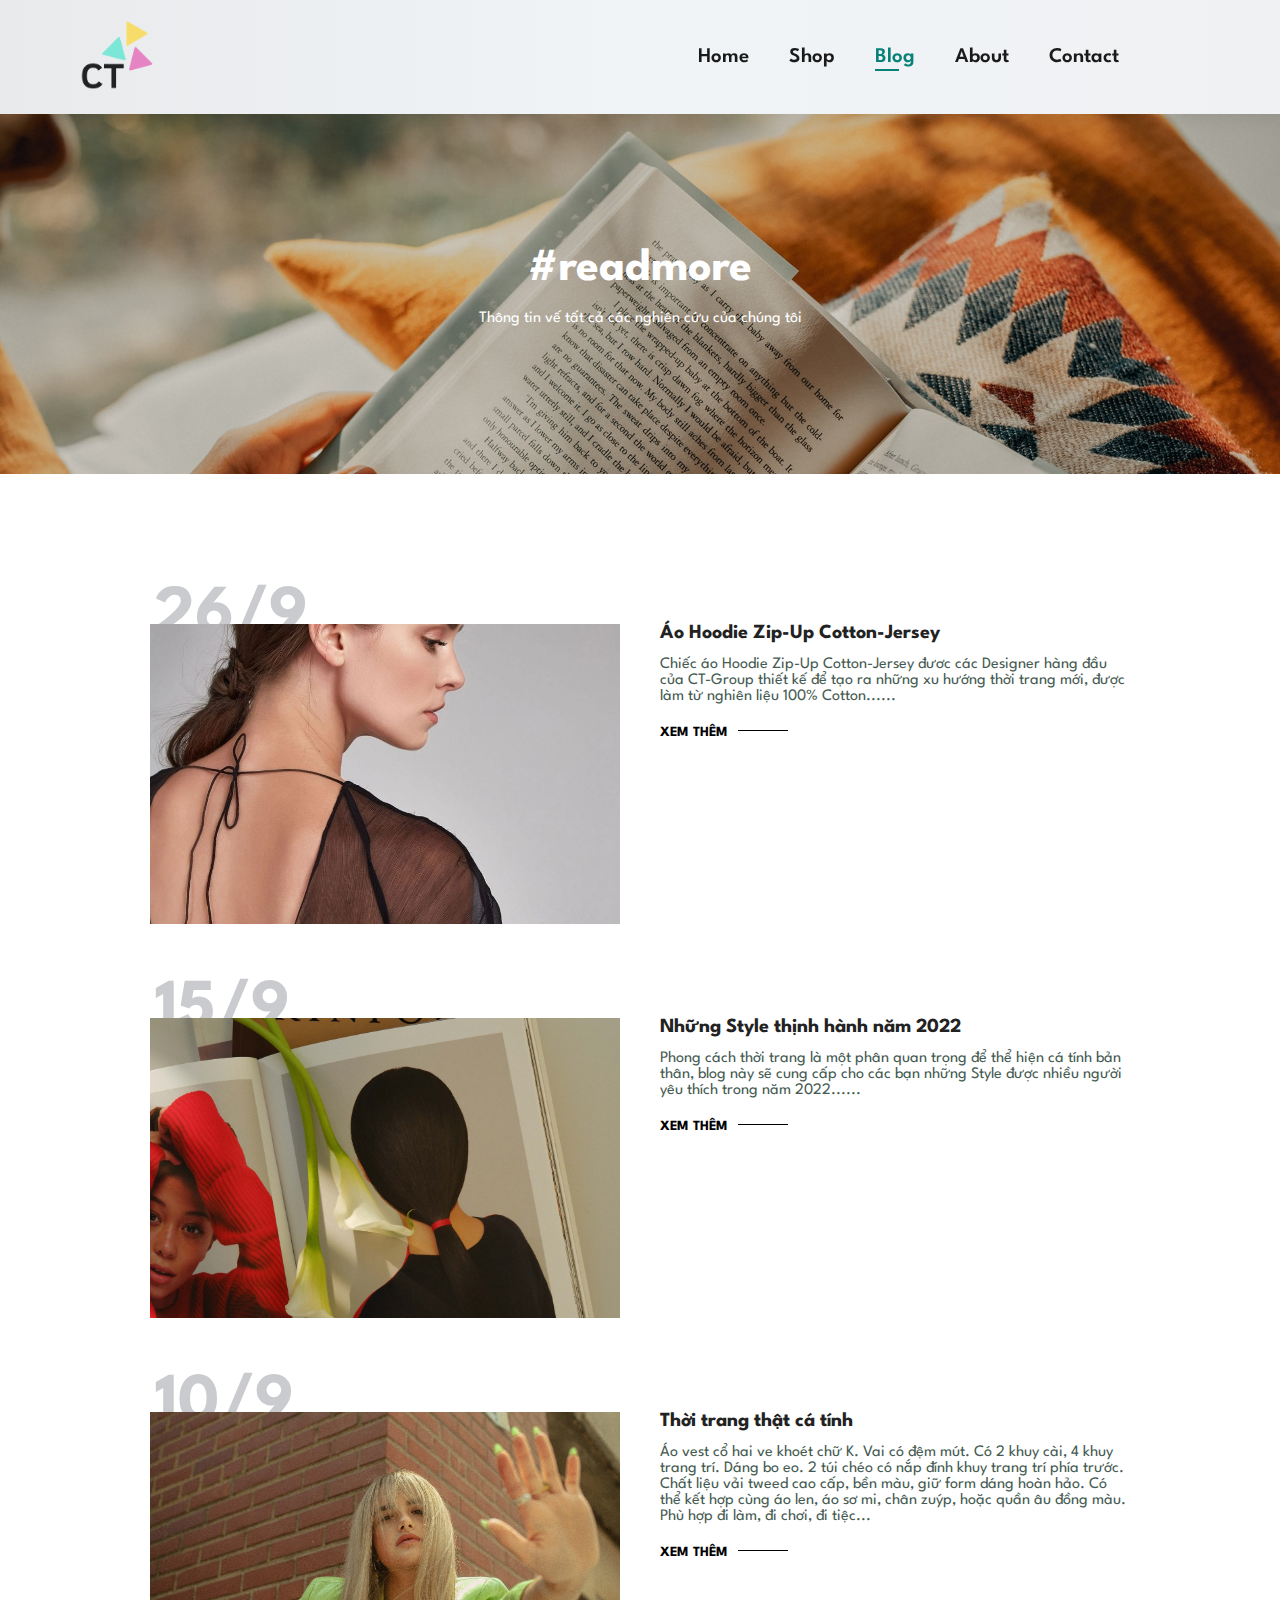
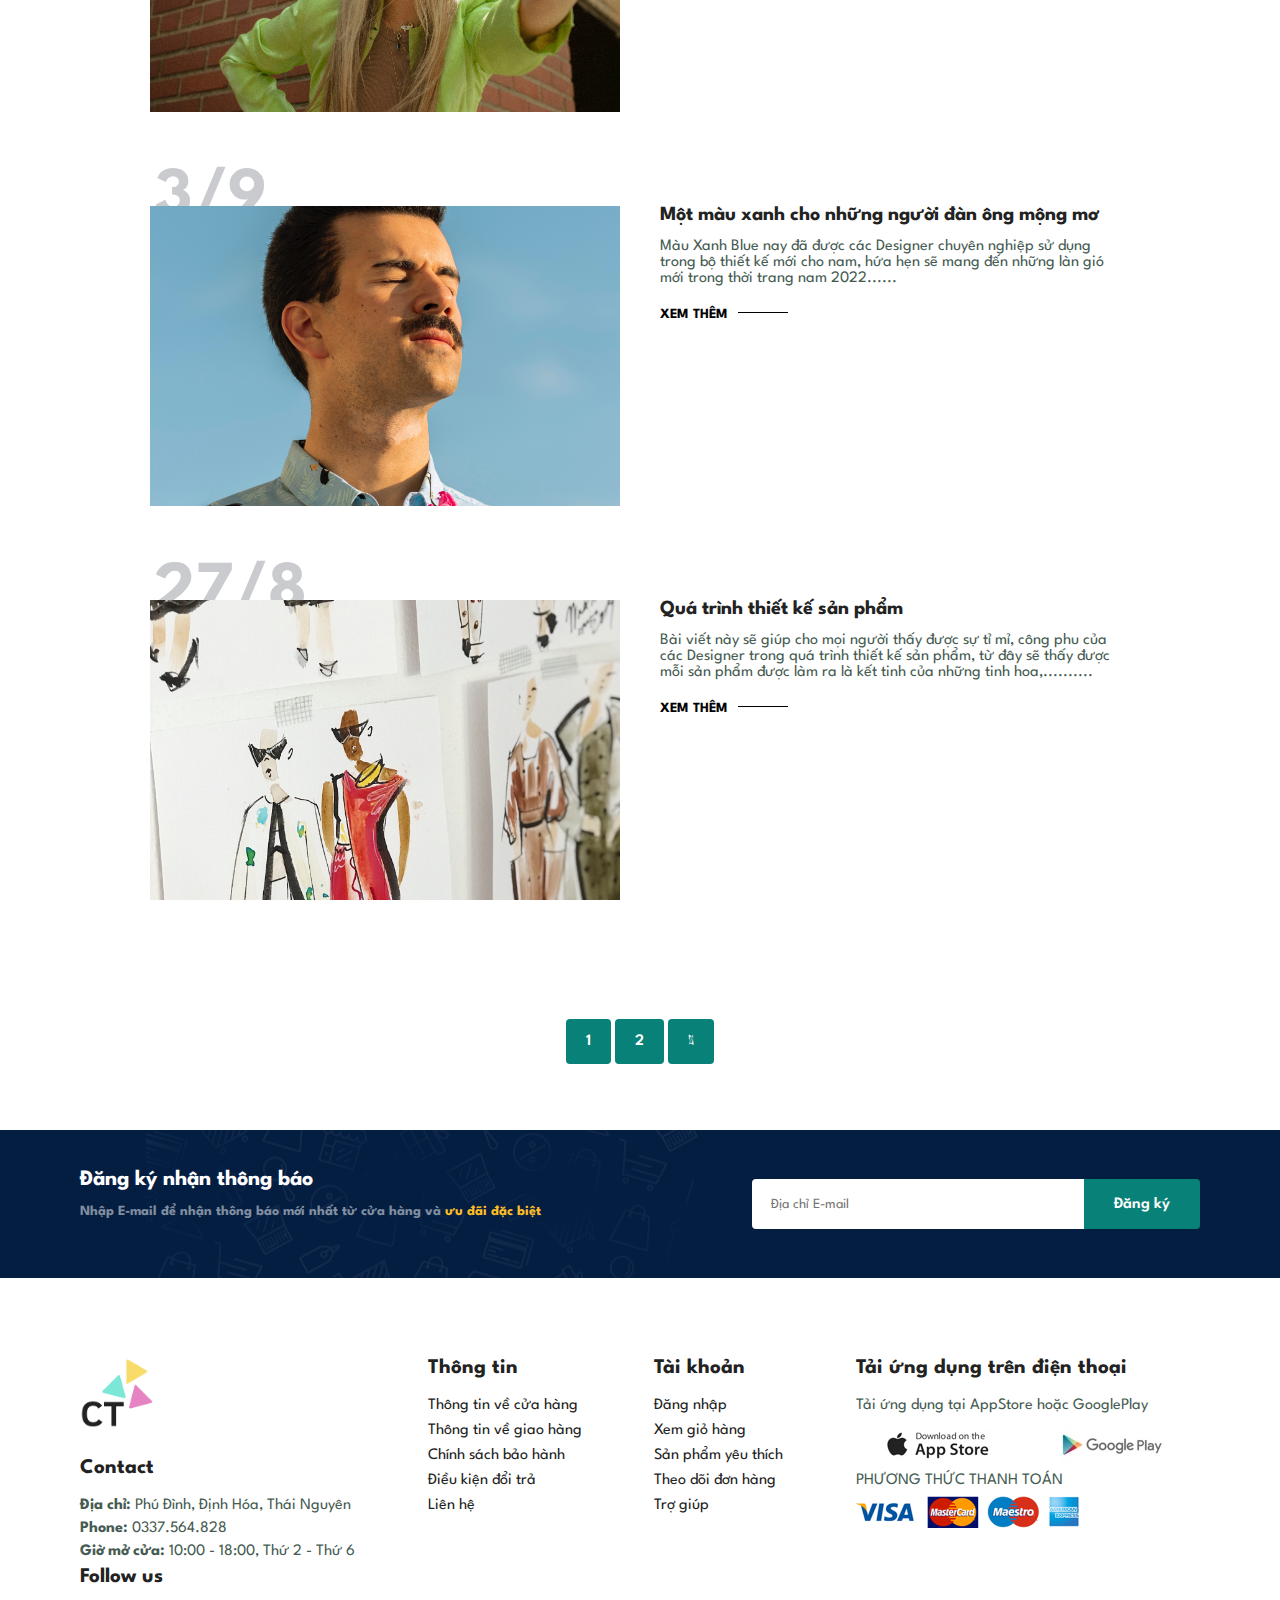
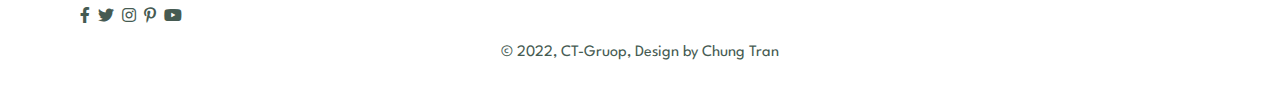
<file: blog.html>
<!DOCTYPE html>
<html lang="en">
<head>
    <meta charset="UTF-8">
    <meta http-equiv="X-UA-Compatible" content="IE=edge">
    <meta name="viewport" content="width=device-width, initial-scale=1.0">
    <title>ChungTran</title>
    <link type="image/png" sizes="120x120" rel="icon" href="./asset/img/Favicon/favicon-32x32.png">
    <link rel="stylesheet" href="https://pro.fontawesome.com/releases/v5.10.0/css/all.css"/>
    <link rel="stylesheet" href="./style.css">
</head>
<body>
    <section id="header">
        <a href="#"><img src="./asset/img/CT.png" class="logo" style="height: 70px;" alt=""></a>
        <div>
            <ul id="navbar">
                <li><a href="index.html">Home</a></li>
                <li><a href="shop.html">Shop</a></li>
                <li><a class="active" href="blog.html">Blog</a></li>
                <li><a href="about.html">About</a></li>
                <li><a href="contact.html">Contact</a></li>
                <li id="lg-bag"><a href="cart.html"><i class="far fa-shopping-bag"></i></a></li> 
                <a href="#" id="close"><i class="far fa-times"></i></a>
            </ul>
        </div>
        <div id="mobile">
            <a href="cart.html"><i class="far fa-shopping-bag"></i></a> 
            <i id="bar" class="fas fa-outdent"></i>
        </div>
    </section>

    <section id="page-header-blog">
        
        <h2>#readmore</h2>
        
        <p>Thông tin vế tất cả các nghiên cứu của chúng tôi</p>
        
    </section>

    <section id="blog">
        <div class="blog-box">
            <div class="blog-img">
                <img src="./asset/img/blog/b1.jpg" alt="">
            </div>
            <div class="blog-details">
                <h4>Áo Hoodie Zip-Up Cotton-Jersey </h4>
                <p>Chiếc áo Hoodie Zip-Up Cotton-Jersey đươc các Designer hàng đầu của CT-Group thiết kế để tạo ra những xu hướng thời trang mới, được làm từ nghiên liệu 100% Cotton......</p>
                <a href="#">XEM THÊM</a>
            </div>
            <h1>26/9</h1>
        </div>
        <div class="blog-box">
            <div class="blog-img">
                <img src="./asset/img/blog/b2.jpg" alt="">
            </div>
            <div class="blog-details">
                <h4>Những Style thịnh hành năm 2022 </h4>
                <p>Phong cách thời trang là một phân quan trọng để thể hiện cá tính bản thân, blog này sẽ cung cấp cho các bạn những Style được nhiều người yêu thích trong năm 2022......</p>
                <a href="#">XEM THÊM</a>
            </div>
            <h1>15/9</h1>
        </div>
        <div class="blog-box">
            <div class="blog-img">
                <img src="./asset/img/blog/b3.jpg" alt="">
            </div>
            <div class="blog-details">
                <h4>Thời trang thật cá tính</h4>
                <p>Áo vest cổ hai ve khoét chữ K. Vai có đệm mút. Có 2 khuy cài, 4 khuy trang trí. Dáng bo eo. 2 túi chéo có nắp đính khuy trang trí phía trước.

                    Chất liệu vải tweed cao cấp, bền màu, giữ form dáng hoàn hảo. Có thể kết hợp cùng áo len, áo sơ mi, chân zuýp, hoặc quần âu đồng màu. Phù hợp đi làm, đi chơi, đi tiệc...</p>
                <a href="#">XEM THÊM</a>
            </div>
            <h1>10/9</h1>
        </div>
        <div class="blog-box">
            <div class="blog-img">
                <img src="./asset/img/blog/b4.jpg" alt="">
            </div>
            <div class="blog-details">
                <h4>Một màu xanh cho những người đàn ông mộng mơ</h4>
                <p>Màu Xanh Blue nay đã được các Designer chuyên nghiệp sử dụng trong bộ thiết kế mới cho nam, hứa hẹn sẽ mang đến những làn gió mới trong thời trang nam 2022......</p>
                <a href="#">XEM THÊM</a>
            </div>
            <h1>3/9</h1>
        </div>
        <div class="blog-box">
            <div class="blog-img">
                <img src="./asset/img/blog/b5.jpg" alt="">
            </div>
            <div class="blog-details">
                <h4>Quá trình thiết kế sản phẩm</h4>
                <p>Bài viết này sẽ giúp cho mọi người thấy được sự tỉ mỉ, công phu của các Designer trong quá trình thiết kế sản phẩm, từ đây sẽ thấy được mỗi sản phẩm được làm ra là kết tinh của những tinh hoa,..........</p>
                <a href="#">XEM THÊM</a>
            </div>
            <h1>27/8</h1>
        </div>
    </section>
  
    <section id="pagination" class="section-p1">
        <a href="#">1</a>
        <a href="#">2</a>
        <a href="#"><i class="fal fa-long-arrow-alt-right"></i></a>
    </section>

    <section id="newsletter" class="section-p1 section-m1">
        <div class="newtext">
            <h4>Đăng ký nhận thông báo</h4>
            <p>Nhập E-mail để nhận thông báo mới nhất từ cửa hàng và<span> ưu đãi đặc biệt</span></p>
        </div>   
        <div class=form>
            <input type="text" placeholder="Địa chỉ E-mail">
            <button class="normal">Đăng ký</button>
        </div>
    </section>

    <footer class="section-p1">
        <div class="col">
            <img class="logo" src="./asset/img/CT.png" style="height: 70px;"  alt="">
            <h4>Contact</h4>
            <p><strong>Địa chỉ:</strong> Phú Đình, Định Hóa, Thái Nguyên</p>
            <p><strong>Phone:</strong> 0337.564.828</p>
            <p><strong>Giờ mở cửa:</strong> 10:00 - 18:00, Thứ 2 - Thứ 6</p>
            <div class="follow">
                <h4>Follow us</h4>
                <div class="icon">
                    <a href="https://www.facebook.com/chungtran.831"><i class="fab fa-facebook-f"></i></a>
                    <a href="https://twitter.com/chungtran831"><i class="fab fa-twitter"></i></a>
                    <a href="https://www.instagram.com/chungtran.831/"><i class="fab fa-instagram"></i></a>
                    <a href=""><i class="fab fa-pinterest-p"></i></a>
                    <a href=""><i class="fab fa-youtube"></i></a>
                </div>
            </div>
        </div>
        <div class="col">
            <h4>Thông tin</h4>
            <a href="#">Thông tin về cửa hàng</a>
            <a href="#">Thông tin về giao hàng</a>
            <a href="#">Chính sách bảo hành</a>
            <a href="#">Điều kiện đổi trả</a>
            <a href="#">Liên hệ</a>
        </div>
        <div class="col">
            <h4>Tài khoản</h4>
            <a href="#">Đăng nhập</a>
            <a href="#">Xem giỏ hàng</a>
            <a href="#">Sản phẩm yêu thích</a>
            <a href="#">Theo dõi đơn hàng</a>
            <a href="#">Trợ giúp</a>
        </div>
        <div class="col install">
            <h4>Tải ứng dụng trên điện thoại</h4>
            <p>Tải ứng dụng tại AppStore hoặc GooglePlay</p>
            <div class="row">
                <img src="./asset/img/pay/app.jpg" alt="">
                <img src="./asset/img/pay/play.jpg" alt="">
            </div>
            <p>PHƯƠNG THỨC THANH TOÁN</p>
            <img src="./asset/img/pay/pay.png" alt="">
        </div>
        <div class="copyright">
            <p>© 2022, CT-Gruop, Design by Chung Tran</p>
        </div>
    </footer>

    <script src="./main.js"></script>
</body>
</html>
</file>
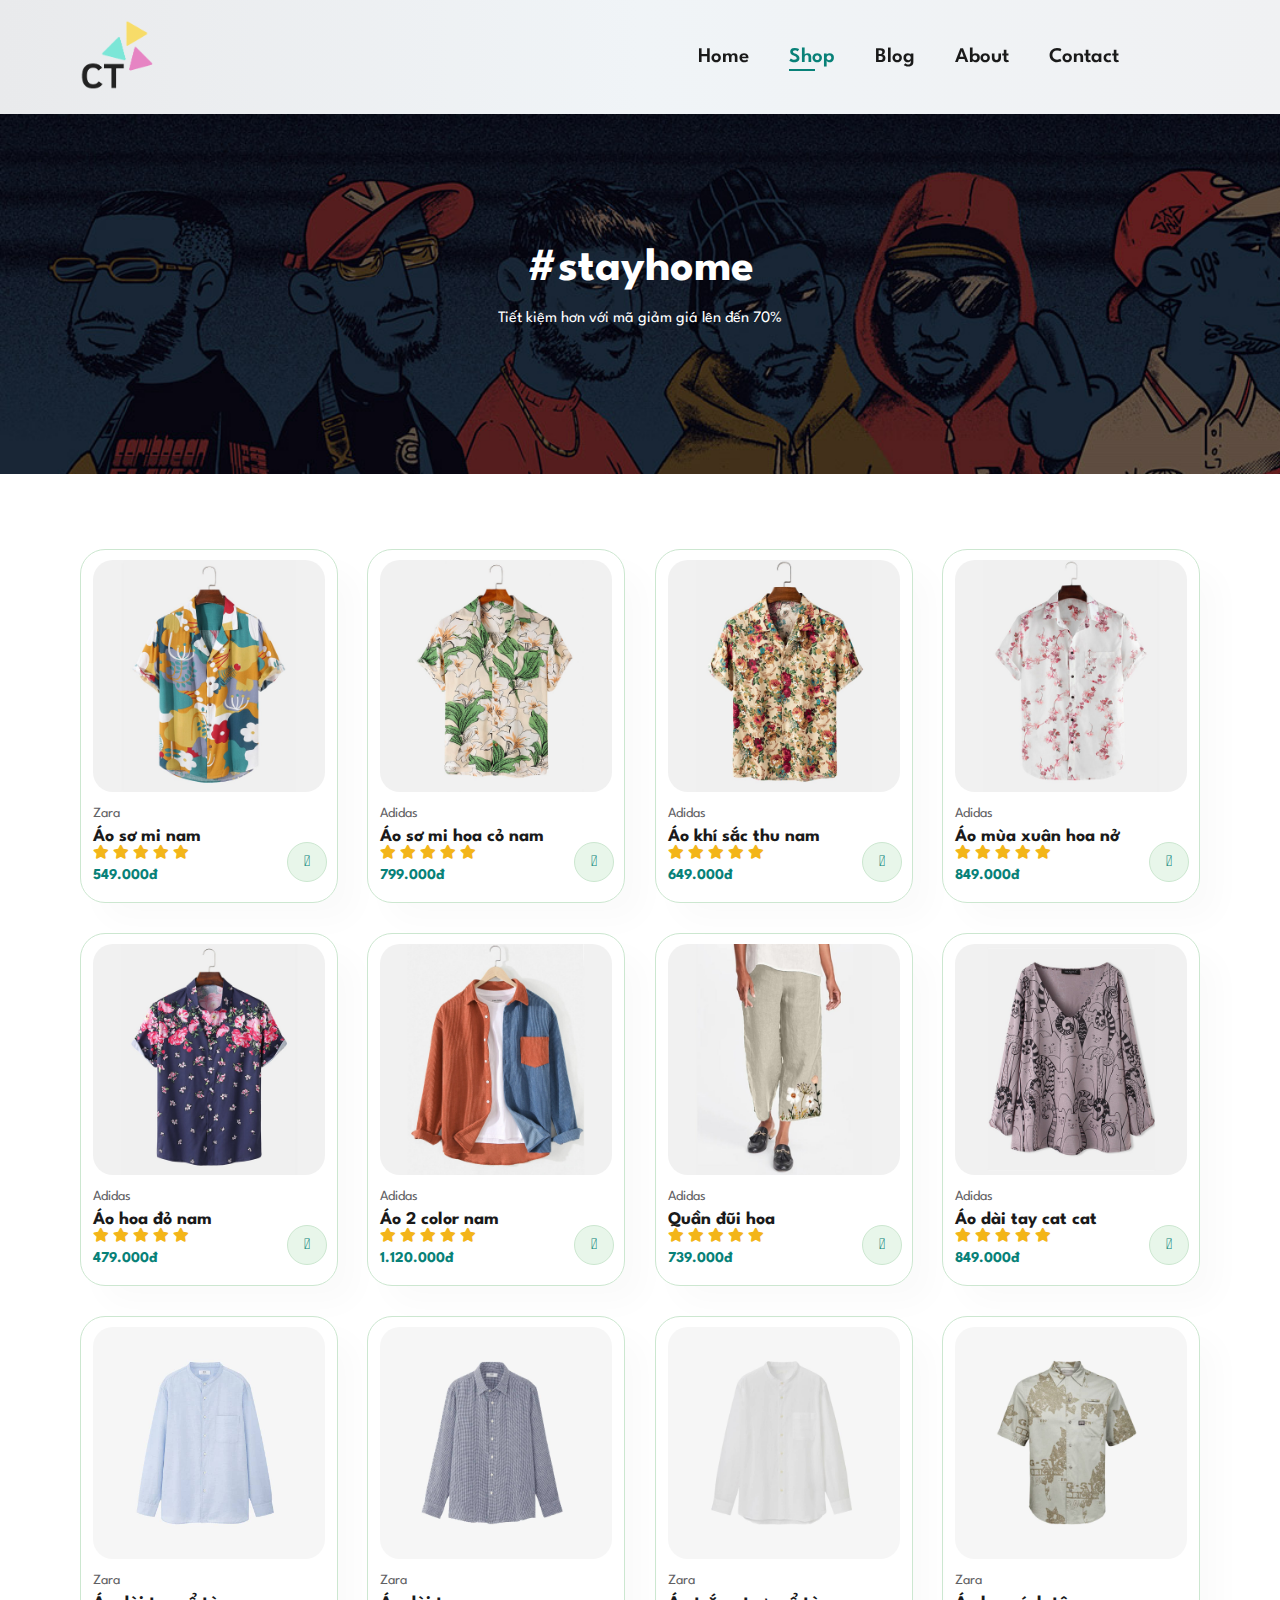
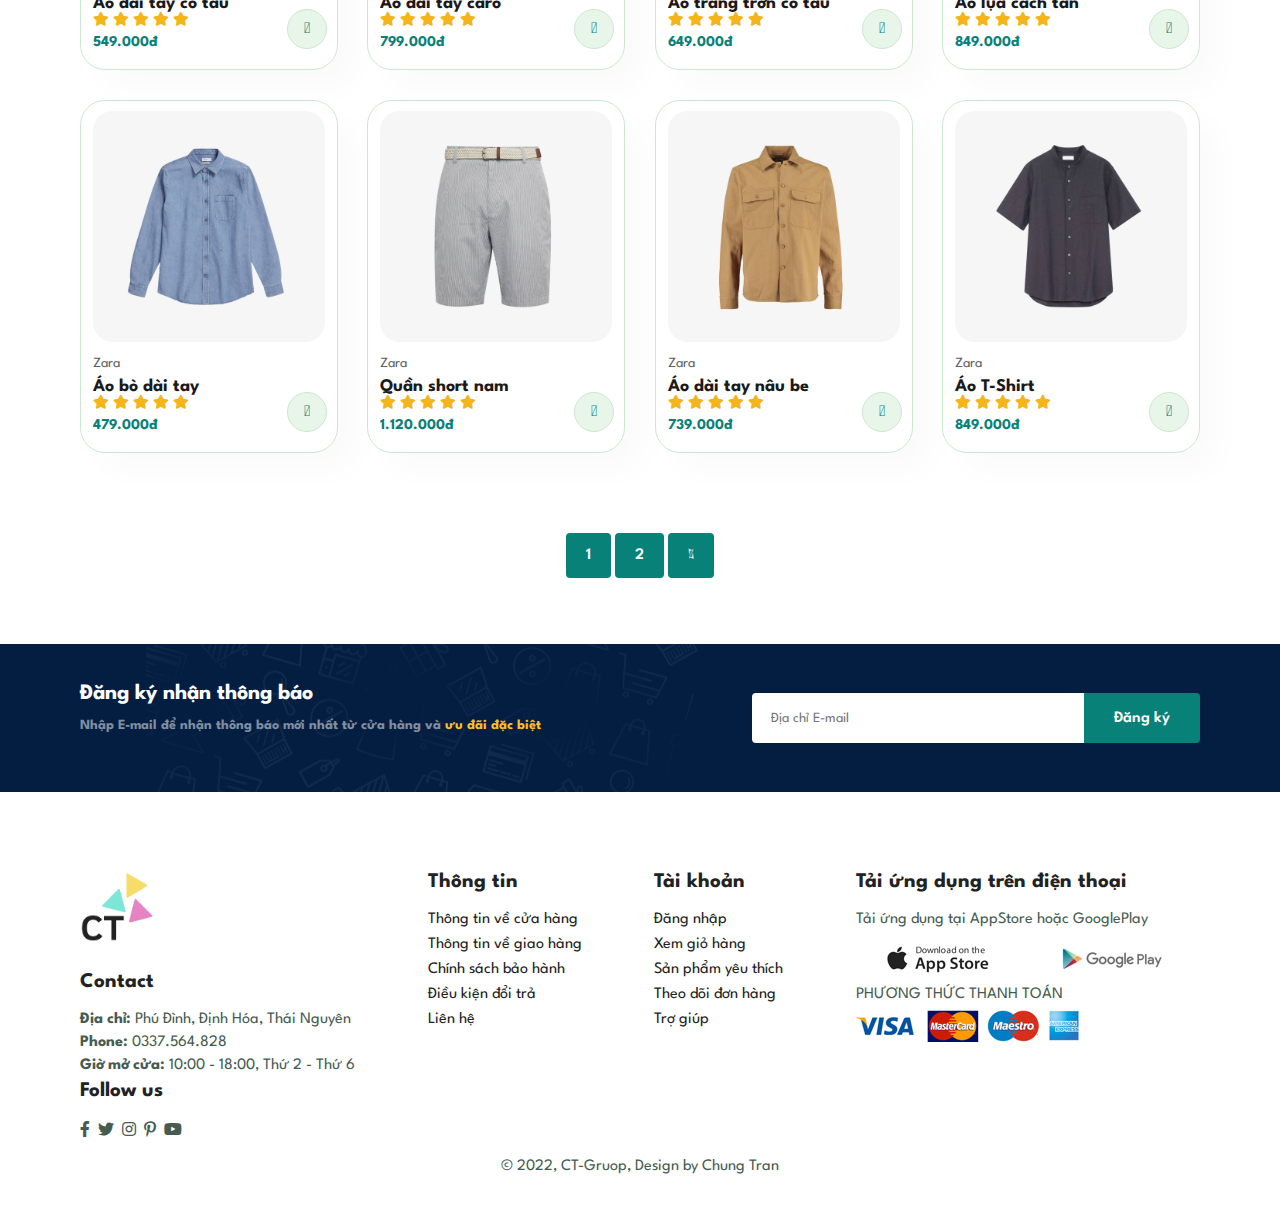
<file: shop.html>
<!DOCTYPE html>
<html lang="en">
<head>
    <meta charset="UTF-8">
    <meta http-equiv="X-UA-Compatible" content="IE=edge">
    <meta name="viewport" content="width=device-width, initial-scale=1.0">
    <title>ChungTran</title>
    <link type="image/png" sizes="120x120" rel="icon" href="./asset/img/Favicon/favicon-32x32.png">
    <link rel="stylesheet" href="https://pro.fontawesome.com/releases/v5.10.0/css/all.css"/>
    <link rel="stylesheet" href="./style.css">
</head>
<body>
    <section id="header">
        <a href="#"><img src="./asset/img/CT.png" class="logo" style="height: 70px;" alt=""></a>
        <div>
            <ul id="navbar">
                <li><a href="index.html">Home</a></li>
                <li><a class="active" href="shop.html">Shop</a></li>
                <li><a href="blog.html">Blog</a></li>
                <li><a href="about.html">About</a></li>
                <li><a href="contact.html">Contact</a></li>
                <li id="lg-bag"><a href="cart.html"><i class="far fa-shopping-bag"></i></a></li> 
                <a href="#" id="close"><i class="far fa-times"></i></a>
            </ul>
        </div>
        <div id="mobile">
            <a href="cart.html"><i class="far fa-shopping-bag"></i></a> 
            <i id="bar" class="fas fa-outdent"></i>
        </div>
    </section>

    <section id="page-header">
        
        <h2>#stayhome</h2>
        
        <p>Tiết kiệm hơn với mã giảm giá lên đến 70%</p>
        
    </section>

    <section id="product1" class="section-p1">
        <div class="pro-container" >
            <div class="pro" onclick="window.location.href='sproduct.html'">
                <img src="./asset/img/products/f1.jpg" alt="">
                <div class="des">
                    <span>Zara</span>
                    <h5>Áo sơ mi nam</h5>
                    <div class="star">
                        <i class="fas fa-star"></i>
                        <i class="fas fa-star"></i>
                        <i class="fas fa-star"></i>
                        <i class="fas fa-star"></i>
                        <i class="fas fa-star"></i>
                    </div>
                    <h4>549.000đ</h4>
                </div>
                <a href="#"><i class="fal fa-shopping-cart cart"></i></a>
            </div>
            <div class="pro" onclick = "window.location.href='sproduct.html'">
                <img src="./asset/img/products/f2.jpg" alt="">
                <div class="des">
                    <span>Adidas</span>
                    <h5>Áo sơ mi hoa cỏ nam</h5>
                    <div class="star">
                        <i class="fas fa-star"></i>
                        <i class="fas fa-star"></i>
                        <i class="fas fa-star"></i>
                        <i class="fas fa-star"></i>
                        <i class="fas fa-star"></i>
                    </div>
                    <h4>799.000đ</h4>
                </div>
                <a href="#"><i class="fal fa-shopping-cart cart"></i></a>
            </div>
            <div class="pro" onclick = "window.location.href='sproduct.html'">
                <img src="./asset/img/products/f3.jpg" alt="">
                <div class="des">
                    <span>Adidas</span>
                    <h5>Áo khí sắc thu nam</h5>
                    <div class="star">
                        <i class="fas fa-star"></i>
                        <i class="fas fa-star"></i>
                        <i class="fas fa-star"></i>
                        <i class="fas fa-star"></i>
                        <i class="fas fa-star"></i>
                    </div>
                    <h4>649.000đ</h4>
                </div>
                <a href="#"><i class="fal fa-shopping-cart cart"></i></a>
            </div>
            <div class="pro" onclick = "window.location.href='sproduct.html'">
                <img src="./asset/img/products/f4.jpg" alt="">
                <div class="des">
                    <span>Adidas</span>
                    <h5>Áo mùa xuân hoa nở</h5>
                    <div class="star">
                        <i class="fas fa-star"></i>
                        <i class="fas fa-star"></i>
                        <i class="fas fa-star"></i>
                        <i class="fas fa-star"></i>
                        <i class="fas fa-star"></i>
                    </div>
                    <h4>849.000đ</h4>
                </div>
                <a href="#"><i class="fal fa-shopping-cart cart"></i></a>
            </div>
            <div class="pro" onclick = "window.location.href='sproduct.html'">
                <img src="./asset/img/products/f5.jpg" alt="">
                <div class="des">
                    <span>Adidas</span>
                    <h5>Áo hoa đỏ nam</h5>
                    <div class="star">
                        <i class="fas fa-star"></i>
                        <i class="fas fa-star"></i>
                        <i class="fas fa-star"></i>
                        <i class="fas fa-star"></i>
                        <i class="fas fa-star"></i>
                    </div>
                    <h4>479.000đ</h4>
                </div>
                <a href="#"><i class="fal fa-shopping-cart cart"></i></a>
            </div>
            <div class="pro" onclick = "window.location.href='sproduct.html'">
                <img src="./asset/img/products/f6.jpg" alt="">
                <div class="des">
                    <span>Adidas</span>
                    <h5>Áo 2 color nam</h5>
                    <div class="star">
                        <i class="fas fa-star"></i>
                        <i class="fas fa-star"></i>
                        <i class="fas fa-star"></i>
                        <i class="fas fa-star"></i>
                        <i class="fas fa-star"></i>
                    </div>
                    <h4>1.120.000đ</h4>
                </div>
                <a href="#"><i class="fal fa-shopping-cart cart"></i></a>
            </div>
            <div class="pro" onclick = "window.location.href='sproduct.html'">
                <img src="./asset/img/products/f7.jpg" alt="">
                <div class="des">
                    <span>Adidas</span>
                    <h5>Quần đũi hoa</h5>
                    <div class="star">
                        <i class="fas fa-star"></i>
                        <i class="fas fa-star"></i>
                        <i class="fas fa-star"></i>
                        <i class="fas fa-star"></i>
                        <i class="fas fa-star"></i>
                    </div>
                    <h4>739.000đ</h4>
                </div>
                <a href="#"><i class="fal fa-shopping-cart cart"></i></a>
            </div>
            <div class="pro" onclick = "window.location.href='sproduct.html'">
                <img src="./asset/img/products/f8.jpg" alt="">
                <div class="des">
                    <span>Adidas</span>
                    <h5>Áo dài tay cat cat</h5>
                    <div class="star">
                        <i class="fas fa-star"></i>
                        <i class="fas fa-star"></i>
                        <i class="fas fa-star"></i>
                        <i class="fas fa-star"></i>
                        <i class="fas fa-star"></i>
                    </div>
                    <h4>849.000đ</h4>
                </div>
                <a href="#"><i class="fal fa-shopping-cart cart"></i></a>
            </div>
            <div class="pro" onclick = "window.location.href='sproduct.html'">
                <img src="./asset/img/products/n1.jpg" alt="">
                <div class="des">
                    <span>Zara</span>
                    <h5>Áo dài tay cổ tàu</h5>
                    <div class="star">
                        <i class="fas fa-star"></i>
                        <i class="fas fa-star"></i>
                        <i class="fas fa-star"></i>
                        <i class="fas fa-star"></i>
                        <i class="fas fa-star"></i>
                    </div>
                    <h4>549.000đ</h4>
                </div>
                <a href="#"><i class="fal fa-shopping-cart cart"></i></a>
            </div>
            <div class="pro" onclick = "window.location.href='sproduct.html'">
                <img src="./asset/img/products/n2.jpg" alt="">
                <div class="des">
                    <span>Zara</span>
                    <h5>Áo dài tay caro</h5>
                    <div class="star">
                        <i class="fas fa-star"></i>
                        <i class="fas fa-star"></i>
                        <i class="fas fa-star"></i>
                        <i class="fas fa-star"></i>
                        <i class="fas fa-star"></i>
                    </div>
                    <h4>799.000đ</h4>
                </div>
                <a href="#"><i class="fal fa-shopping-cart cart"></i></a>
            </div>
            <div class="pro" onclick = "window.location.href='sproduct.html'">
                <img src="./asset/img/products/n3.jpg" alt="">
                <div class="des">
                    <span>Zara</span>
                    <h5>Áo trắng trơn cổ tàu</h5>
                    <div class="star">
                        <i class="fas fa-star"></i>
                        <i class="fas fa-star"></i>
                        <i class="fas fa-star"></i>
                        <i class="fas fa-star"></i>
                        <i class="fas fa-star"></i>
                    </div>
                    <h4>649.000đ</h4>
                </div>
                <a href="#"><i class="fal fa-shopping-cart cart"></i></a>
            </div>
            <div class="pro" onclick = "window.location.href='sproduct.html'">
                <img src="./asset/img/products/n4.jpg" alt="">
                <div class="des">
                    <span>Zara</span>
                    <h5>Áo lụa cách tân</h5>
                    <div class="star">
                        <i class="fas fa-star"></i>
                        <i class="fas fa-star"></i>
                        <i class="fas fa-star"></i>
                        <i class="fas fa-star"></i>
                        <i class="fas fa-star"></i>
                    </div>
                    <h4>849.000đ</h4>
                </div>
                <a href="#"><i class="fal fa-shopping-cart cart"></i></a>
            </div>
            <div class="pro" onclick = "window.location.href='sproduct.html'">
                <img src="./asset/img/products/n5.jpg" alt="">
                <div class="des">
                    <span>Zara</span>
                    <h5>Áo bò dài tay</h5>
                    <div class="star">
                        <i class="fas fa-star"></i>
                        <i class="fas fa-star"></i>
                        <i class="fas fa-star"></i>
                        <i class="fas fa-star"></i>
                        <i class="fas fa-star"></i>
                    </div>
                    <h4>479.000đ</h4>
                </div>
                <a href="#"><i class="fal fa-shopping-cart cart"></i></a>
            </div>
            <div class="pro" onclick = "window.location.href='sproduct.html'">
                <img src="./asset/img/products/n6.jpg" alt="">
                <div class="des">
                    <span>Zara</span>
                    <h5>Quần short nam</h5>
                    <div class="star">
                        <i class="fas fa-star"></i>
                        <i class="fas fa-star"></i>
                        <i class="fas fa-star"></i>
                        <i class="fas fa-star"></i>
                        <i class="fas fa-star"></i>
                    </div>
                    <h4>1.120.000đ</h4>
                </div>
                <a href="#"><i class="fal fa-shopping-cart cart"></i></a>
            </div>
            <div class="pro" onclick = "window.location.href='sproduct.html'">
                <img src="./asset/img/products/n7.jpg" alt="">
                <div class="des">
                    <span>Zara</span>
                    <h5>Áo dài tay nâu be</h5>
                    <div class="star">
                        <i class="fas fa-star"></i>
                        <i class="fas fa-star"></i>
                        <i class="fas fa-star"></i>
                        <i class="fas fa-star"></i>
                        <i class="fas fa-star"></i>
                    </div>
                    <h4>739.000đ</h4>
                </div>
                <a href="#"><i class="fal fa-shopping-cart cart"></i></a>
            </div>
            <div class="pro" onclick = "window.location.href='sproduct.html'">
                <img src="./asset/img/products/n8.jpg" alt="">
                <div class="des">
                    <span>Zara</span>
                    <h5>Áo T-Shirt</h5>
                    <div class="star">
                        <i class="fas fa-star"></i>
                        <i class="fas fa-star"></i>
                        <i class="fas fa-star"></i>
                        <i class="fas fa-star"></i>
                        <i class="fas fa-star"></i>
                    </div>
                    <h4>849.000đ</h4>
                </div>
                <a href="#"><i class="fal fa-shopping-cart cart"></i></a>
            </div>
        </div>
    </section>

    <section id="pagination" class="section-p1">
        <a href="#">1</a>
        <a href="#">2</a>
        <a href="#"><i class="fal fa-long-arrow-alt-right"></i></a>

    </section>

    <section id="newsletter" class="section-p1 section-m1">
        <div class="newtext">
            <h4>Đăng ký nhận thông báo</h4>
            <p>Nhập E-mail để nhận thông báo mới nhất từ cửa hàng và<span> ưu đãi đặc biệt</span></p>
        </div>   
        <div class=form>
            <input type="text" placeholder="Địa chỉ E-mail">
            <button class="normal">Đăng ký</button>
        </div>
    </section>

    <footer class="section-p1">
        <div class="col">
            <img class="logo" src="./asset/img/CT.png" style="height: 70px;"  alt="">
            <h4>Contact</h4>
            <p><strong>Địa chỉ:</strong> Phú Đình, Định Hóa, Thái Nguyên</p>
            <p><strong>Phone:</strong> 0337.564.828</p>
            <p><strong>Giờ mở cửa:</strong> 10:00 - 18:00, Thứ 2 - Thứ 6</p>
            <div class="follow">
                <h4>Follow us</h4>
                <div class="icon">
                    <a href="https://www.facebook.com/chungtran.831"><i class="fab fa-facebook-f"></i></a>
                    <a href="https://twitter.com/chungtran831"><i class="fab fa-twitter"></i></a>
                    <a href="https://www.instagram.com/chungtran.831/"><i class="fab fa-instagram"></i></a>
                    <a href=""><i class="fab fa-pinterest-p"></i></a>
                    <a href=""><i class="fab fa-youtube"></i></a>
                </div>
            </div>
        </div>
        <div class="col">
            <h4>Thông tin</h4>
            <a href="#">Thông tin về cửa hàng</a>
            <a href="#">Thông tin về giao hàng</a>
            <a href="#">Chính sách bảo hành</a>
            <a href="#">Điều kiện đổi trả</a>
            <a href="#">Liên hệ</a>
        </div>
        <div class="col">
            <h4>Tài khoản</h4>
            <a href="#">Đăng nhập</a>
            <a href="#">Xem giỏ hàng</a>
            <a href="#">Sản phẩm yêu thích</a>
            <a href="#">Theo dõi đơn hàng</a>
            <a href="#">Trợ giúp</a>
        </div>
        <div class="col install">
            <h4>Tải ứng dụng trên điện thoại</h4>
            <p>Tải ứng dụng tại AppStore hoặc GooglePlay</p>
            <div class="row">
                <img src="./asset/img/pay/app.jpg" alt="">
                <img src="./asset/img/pay/play.jpg" alt="">
            </div>
            <p>PHƯƠNG THỨC THANH TOÁN</p>
            <img src="./asset/img/pay/pay.png" alt="">
        </div>
        <div class="copyright">
            <p>© 2022, CT-Gruop, Design by Chung Tran</p>
        </div>
    </footer>

    <script src="./main.js"></script>
</body>
</html>
</file>
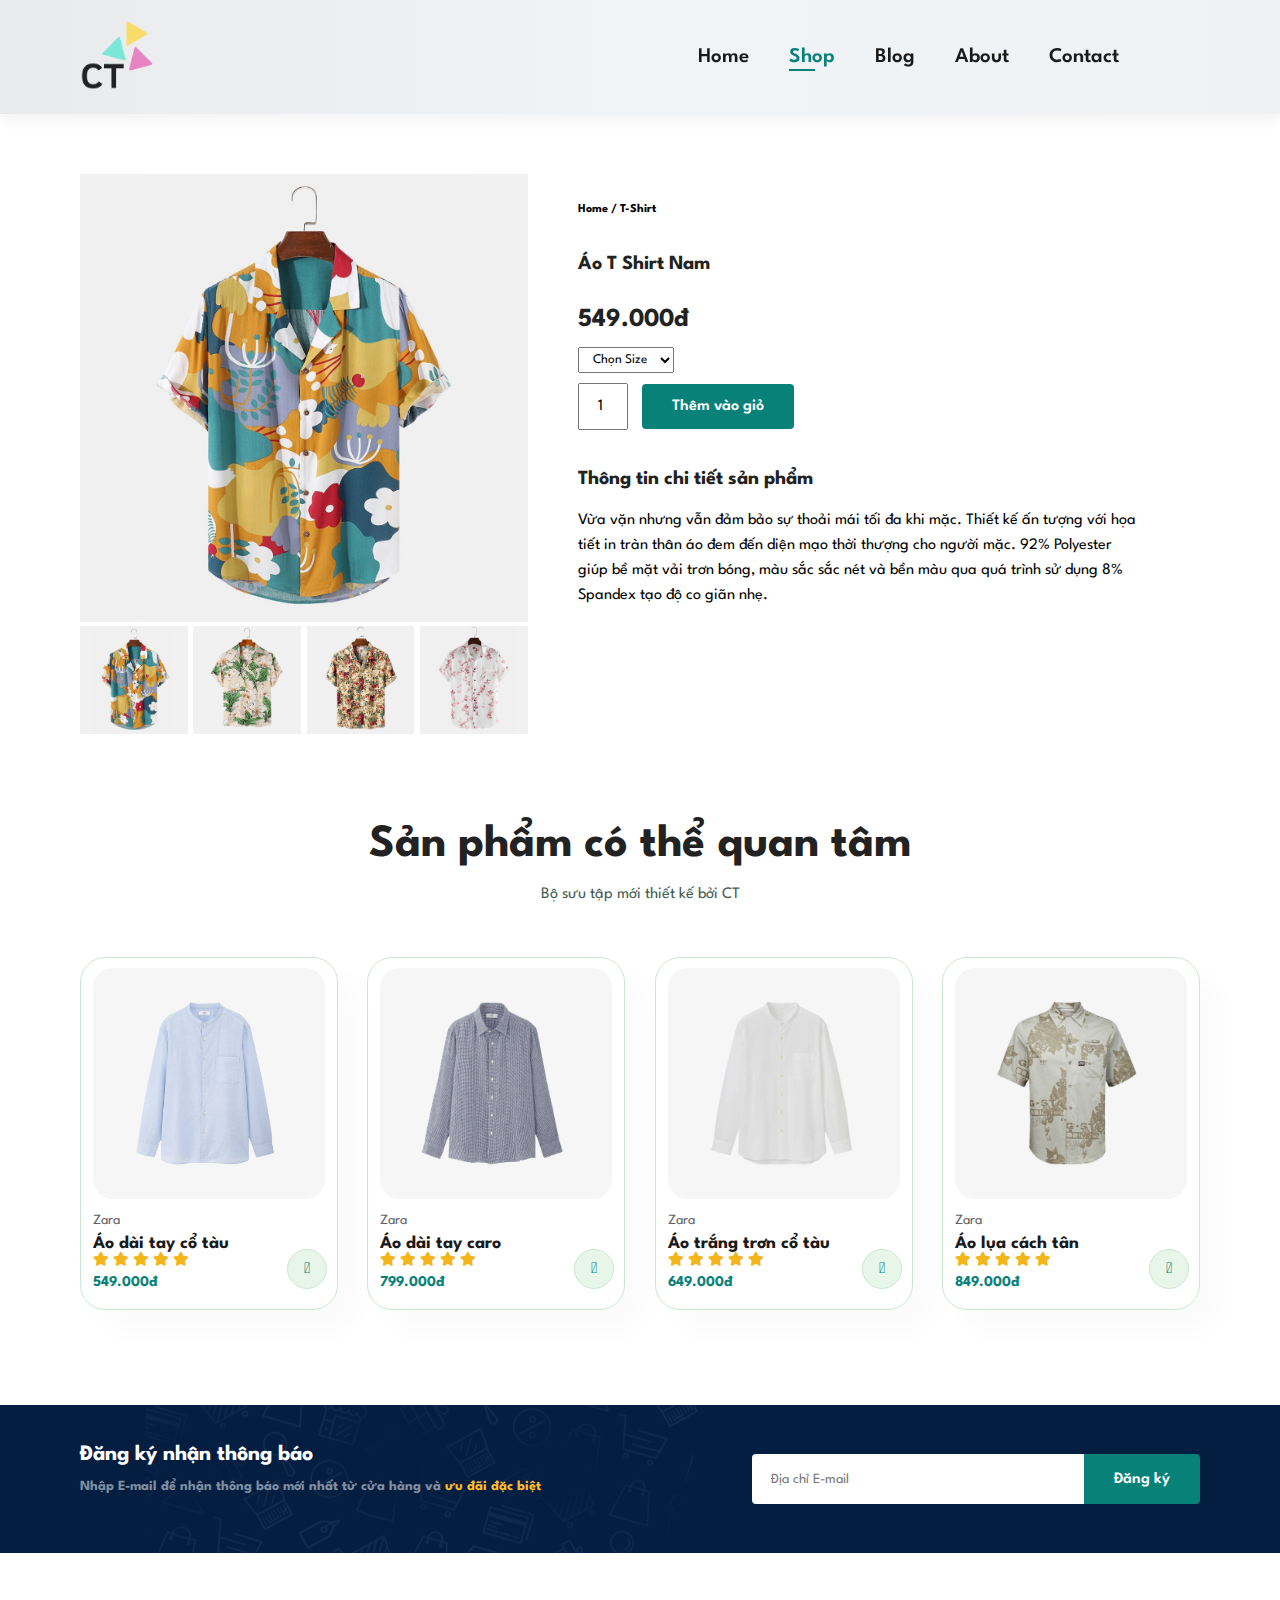
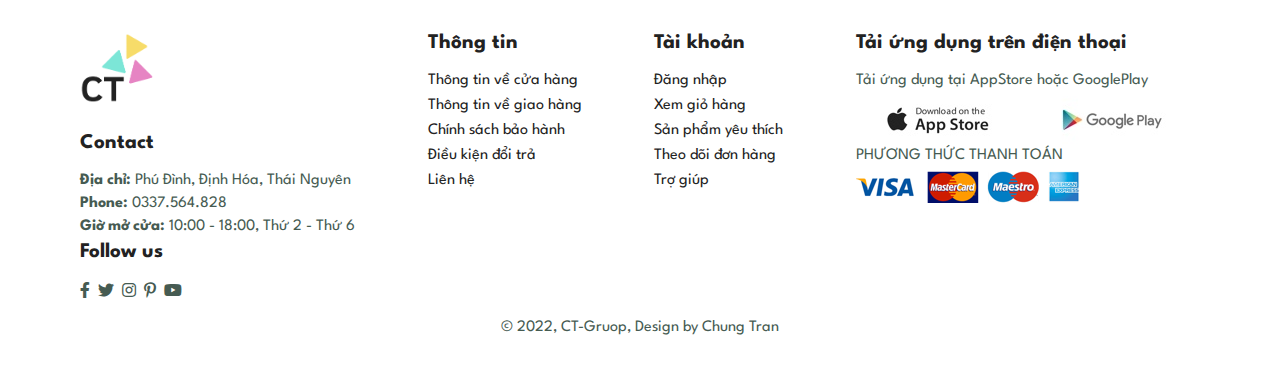
<file: sproduct.html>
<!DOCTYPE html>
<html lang="en">
<head>
    <meta charset="UTF-8">
    <meta http-equiv="X-UA-Compatible" content="IE=edge">
    <meta name="viewport" content="width=device-width, initial-scale=1.0">
    <title>ChungTran</title>
    <link type="image/png" sizes="120x120" rel="icon" href="./asset/img/Favicon/favicon-32x32.png">
    <link rel="stylesheet" href="https://pro.fontawesome.com/releases/v5.10.0/css/all.css"/>
    <link rel="stylesheet" href="./style.css">
</head>
<body>
    <section id="header">
        <a href="#"><img src="./asset/img/CT.png" class="logo" style="height: 70px;" alt=""></a>
        <div>
            <ul id="navbar">
                <li><a href="index.html">Home</a></li>
                <li><a class="active" href="shop.html">Shop</a></li>
                <li><a href="blog.html">Blog</a></li>
                <li><a href="about.html">About</a></li>
                <li><a href="contact.html">Contact</a></li>
                <li id="lg-bag"><a href="cart.html"><i class="far fa-shopping-bag"></i></a></li> 
                <a href="#" id="close"><i class="far fa-times"></i></a>
            </ul>
        </div>
        <div id="mobile">
            <a href="cart.html"><i class="far fa-shopping-bag"></i></a> 
            <i id="bar" class="fas fa-outdent"></i>
        </div>
    </section>

    <section id="prodetails" class="section-p1"> 
        <div class="single-pro-image">
            <img src="./asset/img/products/f1.jpg" width="100%" id="MainImg" alt="">
            <div class="small-img-group">
                <div class="small-img-col">
                    <img src="./asset/img/products/f1.jpg" width="100%" class="small-img" alt="">
                </div>
                <div class="small-img-col">
                    <img src="./asset/img/products/f2.jpg" width="100%" class="small-img" alt="">
                </div>
                <div class="small-img-col">
                    <img src="./asset/img/products/f3.jpg" width="100%" class="small-img" alt="">
                </div>
                <div class="small-img-col">
                    <img src="./asset/img/products/f4.jpg" width="100%" class="small-img" alt="">
                </div>
            </div>
        </div>
        <div class="single-pro-details">
            <h6>Home / T-Shirt</h6>
            <h4>Áo T Shirt Nam</h4>
            <h2>549.000đ</h2>
            <select>
                <option>Chọn Size</option>
                <option>S</option>
                <option>M</option>
                <option>L</option>
                <option>XL</option>
            </select>
            <input type="number" value="1">
            <button class="normal">Thêm vào giỏ</button>
            <h4>Thông tin chi tiết sản phẩm</h4>
            <span>Vừa vặn nhưng vẫn đảm bảo sự thoải mái tối đa khi mặc. 
                Thiết kế ấn tượng với họa tiết in tràn thân áo đem đến diện mạo thời thượng cho người mặc. 92% Polyester giúp bề mặt vải trơn bóng, màu sắc sắc nét và bền màu qua quá trình sử dụng
                 8% Spandex tạo độ co giãn nhẹ.
            </span>
        </div>

    </section>

    <section id="product1" class="section-p1">
        <h2>Sản phẩm có thể quan tâm</h2>
        <p>Bộ sưu tập mới thiết kế bởi CT</p>
        <div class="pro-container">
            <div class="pro" >
                <img src="./asset/img/products/n1.jpg" alt="">
                <div class="des">
                    <span>Zara</span>
                    <h5>Áo dài tay cổ tàu</h5>
                    <div class="star">
                        <i class="fas fa-star"></i>
                        <i class="fas fa-star"></i>
                        <i class="fas fa-star"></i>
                        <i class="fas fa-star"></i>
                        <i class="fas fa-star"></i>
                    </div>
                    <h4>549.000đ</h4>
                </div>
                <a href="#"><i class="fal fa-shopping-cart cart"></i></a>
            </div>
            <div class="pro" >
                <img src="./asset/img/products/n2.jpg" alt="">
                <div class="des">
                    <span>Zara</span>
                    <h5>Áo dài tay caro</h5>
                    <div class="star">
                        <i class="fas fa-star"></i>
                        <i class="fas fa-star"></i>
                        <i class="fas fa-star"></i>
                        <i class="fas fa-star"></i>
                        <i class="fas fa-star"></i>
                    </div>
                    <h4>799.000đ</h4>
                </div>
                <a href="#"><i class="fal fa-shopping-cart cart"></i></a>
            </div>
            <div class="pro" >
                <img src="./asset/img/products/n3.jpg" alt="">
                <div class="des">
                    <span>Zara</span>
                    <h5>Áo trắng trơn cổ tàu</h5>
                    <div class="star">
                        <i class="fas fa-star"></i>
                        <i class="fas fa-star"></i>
                        <i class="fas fa-star"></i>
                        <i class="fas fa-star"></i>
                        <i class="fas fa-star"></i>
                    </div>
                    <h4>649.000đ</h4>
                </div>
                <a href="#"><i class="fal fa-shopping-cart cart"></i></a>
            </div>
            <div class="pro" >
                <img src="./asset/img/products/n4.jpg" alt="">
                <div class="des">
                    <span>Zara</span>
                    <h5>Áo lụa cách tân</h5>
                    <div class="star">
                        <i class="fas fa-star"></i>
                        <i class="fas fa-star"></i>
                        <i class="fas fa-star"></i>
                        <i class="fas fa-star"></i>
                        <i class="fas fa-star"></i>
                    </div>
                    <h4>849.000đ</h4>
                </div>
                <a href="#"><i class="fal fa-shopping-cart cart"></i></a>
            </div>
           
            
           
            
        </div>
    </section>

    <section id="newsletter" class="section-p1 section-m1">
        <div class="newtext">
            <h4>Đăng ký nhận thông báo</h4>
            <p>Nhập E-mail để nhận thông báo mới nhất từ cửa hàng và<span> ưu đãi đặc biệt</span></p>
        </div>   
        <div class=form>
            <input type="text" placeholder="Địa chỉ E-mail">
            <button class="normal">Đăng ký</button>
        </div>
    </section>

    <footer class="section-p1">
        <div class="col">
            <img class="logo" src="./asset/img/CT.png" style="height: 70px;"  alt="">
            <h4>Contact</h4>
            <p><strong>Địa chỉ:</strong> Phú Đình, Định Hóa, Thái Nguyên</p>
            <p><strong>Phone:</strong> 0337.564.828</p>
            <p><strong>Giờ mở cửa:</strong> 10:00 - 18:00, Thứ 2 - Thứ 6</p>
            <div class="follow">
                <h4>Follow us</h4>
                <div class="icon">
                    <a href="https://www.facebook.com/chungtran.831"><i class="fab fa-facebook-f"></i></a>
                    <a href="https://twitter.com/chungtran831"><i class="fab fa-twitter"></i></a>
                    <a href="https://www.instagram.com/chungtran.831/"><i class="fab fa-instagram"></i></a>
                    <a href=""><i class="fab fa-pinterest-p"></i></a>
                    <a href=""><i class="fab fa-youtube"></i></a>
                </div>
            </div>
        </div>
        <div class="col">
            <h4>Thông tin</h4>
            <a href="#">Thông tin về cửa hàng</a>
            <a href="#">Thông tin về giao hàng</a>
            <a href="#">Chính sách bảo hành</a>
            <a href="#">Điều kiện đổi trả</a>
            <a href="#">Liên hệ</a>
        </div>
        <div class="col">
            <h4>Tài khoản</h4>
            <a href="#">Đăng nhập</a>
            <a href="#">Xem giỏ hàng</a>
            <a href="#">Sản phẩm yêu thích</a>
            <a href="#">Theo dõi đơn hàng</a>
            <a href="#">Trợ giúp</a>
        </div>
        <div class="col install">
            <h4>Tải ứng dụng trên điện thoại</h4>
            <p>Tải ứng dụng tại AppStore hoặc GooglePlay</p>
            <div class="row">
                <img src="./asset/img/pay/app.jpg" alt="">
                <img src="./asset/img/pay/play.jpg" alt="">
            </div>
            <p>PHƯƠNG THỨC THANH TOÁN</p>
            <img src="./asset/img/pay/pay.png" alt="">
        </div>
        <div class="copyright">
            <p>© 2022, CT-Gruop, Design by Chung Tran</p>
        </div>
    </footer>

    <script>
        var MainImg = document.getElementById("MainImg");
        var smallImg = document.getElementsByClassName('small-img');
        smallImg[0].onclick = function() {
            MainImg.src = smallImg[0].src;
        }
        smallImg[1].onclick = function() {
            MainImg.src = smallImg[1].src;
        }
        smallImg[2].onclick = function() {
            MainImg.src = smallImg[2].src;
        }
        smallImg[3].onclick = function() {
            MainImg.src = smallImg[3].src;
        }

    </script>

    <script src="./main.js"></script>
</body>
</html>
</file>
<file: style.css>
@import url('https://fonts.googleapis.com/css2?family=League+Spartan:wght@100;200;300;400;500;600;700;800;900&display=swap');
*{
    margin:0;
    padding:0;
    box-sizing: border-box;
    font-family: 'League Spartan', sans-serif;
}

h1{
    font-size: 50px;
    line-height: 64px;
    color: #222;
}

h2{
    font-size: 46px;
    line-height: 54px;
    color: #222;
}

h4{
    font-size: 20px;
    color: #222;
}

h6{
    font-weight: 700;
    font-size: 12px;
}

p{
    font-size: 16px;
    color:#465b52;
    margin: 15px 0 20px 0;
}

.section-p1{
    padding: 40px 80px;
}

.section-m1{
    margin: 40px 0px;
}

button.normal {
    font-size: 16px;
    font-weight: 600;
    padding: 15px 30px;
    color: #000;
    background-color: #fff;
    border-radius: 4px;
    cursor: pointer;
    border: none;
    outline: none;
    transition: 0.2s ease;
}

button.white {
    font-size: 16px;
    font-weight: 600;
    padding: 11px 18px;
    color: #fff;
    background-color: transparent;
    cursor: pointer;
    border: 1px solid #fff;
    outline: none;
    transition: 0.2s ease;
}

body{
    width: 100%;
}
/* Header Start */
#header {
    display: flex;
    align-items: center;
    justify-content: space-between;
    padding: 20px 80px;
    background: linear-gradient(to right,#E9EAEC,#F0F4F7,#F0F1F3);
    box-shadow: 0 5px 15px rgba(0,0,0,0.06);
    position: sticky;
    top: 0;
    right: 0;
    left: 0;
    z-index: 100;
}

#navbar {
    display: flex;
    align-items: center;
    justify-content: center;
    position: relative;
}

#navbar li {
    list-style: none;
    padding: 0 20px;
    position: relative;

}

#navbar li a{
    text-decoration: none;
    font-size: 21px;
    font-weight: 600;
    color: #1a1a1a;
    transition: 0.3s ease;
}

#navbar li a:hover,
#navbar li a.active
{
    color: #088178;
}

#navbar li a.active::after,
#navbar li a:hover::after{
    content: "";
    position: absolute;
    width: 30%;
    height: 2px;
    background: #088178;
    bottom: -4px;
    left: 20px;
}

#mobile {
    display: none;
    align-items: center;
}

#close {
    display: none;
}

/* Trang chủ */
#hero {
    /* background-image:url("./asset/img/hero2.jpg"); */
    background-image:url("./asset/img/background/4.jpg");
    width: 100%;
    height: 90vh;
    background-size:cover;
    background-position: 0px -80px;
    padding: 0 80px;
    display: flex;
    flex-direction: column;
    align-items: flex-start;
    justify-content: center;
    background-repeat: no-repeat;
}

#hero h4 {
    padding-bottom: 15px;
}

#hero h1 {
    color: #088178;
}

#hero button {
    background-color: #222222;
    height: 35px;
    width: 140px;
    color: #EDEEF0;
    letter-spacing: 0.7px;
    font-size: 22px;
    text-align: center;
    line-height: 35px;
    box-shadow: 5px 5px 6px 2px #999999;
    border-radius: 3px;
    cursor: pointer;
}

#product1 {
    text-align: center;
}

#product1 .pro {
    width: 23%;
    min-width: 250px;
    padding: 10px 12px;
    border: 1px solid #cce7d0; 
    border-radius: 25px;
    cursor: pointer;
    box-shadow: 20px 20px 30px rgba(0,0,0,0.02);
    margin: 15px 0;
    transition: 0.2s ease;
    position: relative;
}
#product1 .pro img {
    width: 100%;
    border-radius: 20px;
}

#product1 .pro:hover {
    box-shadow: 20px 20px 30px rgba(0,0,0,0.06);
}

#product1 .pro .des {
    text-align: start;
    padding: 10px 0px;
}

#product1 .pro .des span {
    color:#606063;
    font-size: 14px;
}

#product1 .pro .des h5 {
    padding-top: 7px;
    color: #1a1a1a;
    font-size: 18px;
}

#product1 .pro .des i {
    font-size: 14px;
    color:rgb(243,181,25)
}

#product1 .pro .des h4 {
    padding-top:7px;
    font-size: 15px;
    font-weight: 700;
    color:#088178;
}

#product1 .pro .cart {
    width: 40px;
    height: 40px;
    line-height: 40px;
    border-radius: 50px;
    background-color: #e8f6ea;
    font-weight: 500;
    color:#088178;
    border:1px solid #cce7d0;
    position: absolute;
    bottom: 20px;
    right: 10px;
}

.pro-container {
    display: flex;
    justify-content: space-between;
    padding-top: 20px;
    flex-wrap: wrap;
}

#banner {
    display: flex;
    flex-direction: column;
    justify-content: center;
    align-items: center;
    text-align: center;
    background-image: url("./asset/img/banner/b2.jpg");
    width: 100%;
    height: 40vh;
    background-size: cover;
    background-position: center;
}

#banner h4 {
    color: #fff;
    font-size: 18px;
}

#banner h2 {
    color: #fff;
    font-size: 30px;
    padding: 10px 0px;

}

#banner h2 span {
    color: #ef3636;
}

#banner button:hover {
    background-color: #088178;
    color: #fff;
}

#sm-banner {
    display: flex;
    justify-content: space-between;
    flex-wrap: wrap;

}

#sm-banner .banner-box {
    display: flex;
    flex-direction: column;
    justify-content: center;
    align-items: flex-start;
    background-image: url("./asset/img/banner/b17.jpg");
    width: 650px;
    height: 50vh;
    background-size: cover;
    background-position: center;
    padding:30px;
}

#sm-banner .banner-box2 {
    background-image: url("./asset/img/banner/b10.jpg");

}

#sm-banner h4 {
    color:#fff;
    font-size: 22px;
    font-weight: 300;
}

#sm-banner h2 {
    color:#fff;
    font-size: 28px;
    font-weight: 800;
}

#sm-banner span {
    color:#fff;
    font-size: 14px;
    font-weight: 500;
    padding-bottom:15px;
}

  
#sm-banner .banner-box:hover button {
    background-color: #088178;
}

#banner3 {
    display: flex;
    justify-content: space-between;
    align-items: center;
    flex-wrap: wrap;
    padding: 0 80px;
}

#banner3 .banner-box {
    display: flex;
    flex-direction: column;
    justify-content: center;
    align-items: flex-start;
    background-image: url("./asset/img/banner/b49.jpg");
    width: 408px;
    height: 30vh;
    background-size: cover;
    background-position: center;
    padding:20px;
    margin-bottom: 20px;
    cursor: pointer;
    
}

#banner3 h2{
    color: #222;
    font-weight: 900;
    font-size: 22px;
   
}

#banner3 h3{
    color: #ec544e;
    font-weight: 800;
    font-size: 15px;
    
}

#banner3 .banner-box3{
    background-image: url("./asset/img/banner/b50.jpg");
    background-position: 20px 7px;
    
}

#banner3 .banner-box4{
    background-image: url("./asset/img/banner/b51.jpg");
    
}

#newsletter {
    display: flex;
    justify-content: space-between;
    align-items: center;
    flex-wrap: wrap;
    background-image: url("./asset/img/banner/b14.png");
    background-repeat: no-repeat;
    background-position: 20% 30%;
    background-color: #041e42;
}

#newsletter h4{
    font-size: 22px;
    font-weight: 700;
    color: #fff;
}

#newsletter p{
    font-size: 14px;
    font-weight: 700;
    color: #818ea0;
}

#newsletter p span{
    color: #ffbd27;
}

#newsletter .form {
    display: flex;
    width: 40%;
}

#newsletter input{
    height: 3.125rem;
    padding:0 1.25em;
    font-size: 14px;
    width: 100%;
    border: 1px solid transparent;
    border-radius: 4px;
    outline: none;
    border-top-right-radius:0;
    border-bottom-right-radius:0;


}

#newsletter button{
    background-color: #088178;
    color: #fff;
    white-space: nowrap;
    border-top-left-radius:0;
    border-bottom-left-radius:0;

}

footer {
    display: flex;
    flex-wrap: wrap;
    justify-content: space-between;
}

footer .col {
    display: flex;
    flex-direction: column;
    align-items: flex-start;
    margin-bottom: 20px;
}

footer .logo{
    margin-bottom: 30px;
}

footer h4 {
    font-size: 21px;
    padding-bottom: 20px;
}

footer p {
    font-size: 16px;
    margin: 0 0 8px 0;   
}

footer a {
    font-size: 16px;
    text-decoration: none;
    color: #222;
    margin-bottom: 10px;
}

footer .follow i {
    color: #465b52;
    padding-right: 4px;
    cursor: pointer;
}

footer .intall .row img {
    border: 1px solid #088178;
    border-radius: 6px;
}

footer .intall img {
    margin: 10px 0 15px 0;

}

footer .follow i:hover,
footer a:hover {
    color: #088178;
}

footer .copyright {
    width: 100%;
    text-align: center;
}

/* Reponsive */

@media (max-width:799px) {
    #navbar {
        display: flex;
        flex-direction: column;
        align-items: flex-start;
        justify-content: flex-start;
        position: fixed;
        top:0;
        right:-300px;
        height: 100vh;
        width: 300px;
        background-color: #cce3de;
        box-shadow: 0 40px 60px rgba(0,0,0,0.1);
        padding: 80px 0 0 10px;
        transition: 0.3s;
    }

    #navbar.action {
        right:0;
    }

    #navbar li {
        margin-bottom:25px;
    }

    #mobile {
        display: flex;
        align-items: center;
    }

    #mobile i {
        color: #1a1a1a;
        font-size: 24px;
        padding-left: 20px;

    }

    #close {
        display: flex;
        position: absolute;
        top: 30px;
        left:30px;
        color: #222;
        font-size: 24px;
    }

    #lg-bag {
        display: none;
    }

    #hero {
        height: 70vh;
        padding: 0 80px;    
        background-position: top 30% right 30%;
    }
    #banner3 .banner-box {
        width: 100%;
    }
    #banner {
        height: 20vh;    
    }
    #sm-banner .banner-box {        
        height: 30vh; 
        margin-bottom: 10px;      
    }
    #newsletter .form {
        display: flex;
        width: 70%;
    }
}

@media (max-width:477px) {
    #header {      
        padding: 10px 30px;
    }
    #hero {
        padding: 0 20px;
        background-position: 55%;
    }

    #hero h4 {
        color: #6c7684;
    }
    
    #hero h2 {
        color: #818ea0;
        font-size: 32px;
    }
    #hero h1 {
        font-size: 38px;
    }

    #hero p {
        color: rgb(120, 100, 100);
    }

    #product1 .pro {
        width: 100%;
    }

    .section-p1 {
        padding: 10px 30px;
    }

    #banner {
        height: 40vh;
    }

    #sm-banner .banner-box {
        height: 40vh;
    }

    #banner3 {
        padding: 0 30px;
    }

    #newsletter .form {
        width: 100%;
    }

    #newsletter {
        height: 20vh;
    }

}

/* Shop Page */
#page-header {
    background-image: url("./asset/img/banner/b1.jpg");
    width: 100%;
    height: 40vh;
    background-size: cover;
    display: flex;
    justify-content:center;
    text-align: center;
    flex-direction: column;
    padding: 14px;

}


#page-header h2,
#page-header p {
    color: #fff;
}

#pagination {
    text-align: center;

}

#pagination a {
    text-decoration: none;
    background-color: #088178;
    padding: 15px 20px;
    border-radius: 4px;
    color: #fff;
    font-weight: 600;
}

#pagination a i {
    font-size: 16px;
    font-weight: 600;
}

/* Single Product */

#prodetails {
    display: flex;
    margin-top: 20px;

}

#prodetails .single-pro-image {
    width: 40%;
    margin-right: 50px;
}

#prodetails .small-img-group {
    display: flex;
    flex-direction: row;
    justify-content: space-between;
}

#prodetails .small-img-col {
    flex-basis: 24%;
    cursor:pointer;
}

#prodetails .single-pro-details {
    width: 50%;
    padding-top: 30px;
}

#prodetails .single-pro-details h4 {
    padding: 40px 0 20px 0;
}

#prodetails .single-pro-details h2 {
    font-size: 26px;
}

#prodetails .single-pro-details select {
    display: block;
    padding: 5px 10px;
    margin-bottom: 10px;
}

#prodetails .single-pro-details input {
    width: 50px;
    height: 47px;
    padding-left: 10px;
    font-size: 16px;
    margin-right: 10px;
    text-align: center;
}

#prodetails .single-pro-details input:focus {
    outline:none;
    
}

#prodetails .single-pro-details button {
    background-color: #088178;
    color: #fff;
}

#prodetails .single-pro-details span {
    line-height: 25px;
}

@media (max-width:477px) {
    #prodetails {
        display:flex;
        flex-direction: column;
    }

    #prodetails .single-pro-image {
        width: 100%;
        margin-right: 0px;
    }

    #prodetails .single-pro-details {
        width: 100%;
    }

    #prodetails .single-pro-details select {
        border: 1px solid;
    }
}

/* Page-Blog*/

#page-header-blog {
    background-image: url("./asset/img/banner/b19.jpg");
    width: 100%;
    height: 40vh;
    background-size: cover;
    display: flex;
    justify-content:center;
    text-align: center;
    flex-direction: column;
    padding: 14px;
}

#page-header-blog h2,
#page-header-blog p {
    color: #fff;
}

#blog {
    padding:150px 150px 0px 150px;
}

#blog .blog-box {
    display: flex;
    justify-content: center;
    width: 100%;
    position: relative;
    padding-bottom: 90px;

}

#blog .blog-img {
    width: 50%;
    margin-right: 40px;
}

#blog img {
    width: 100%;
    height: 300px;
    object-fit: cover;
}

#blog .blog-details {
    width: 50%;
}

#blog .blog-details a {
    text-decoration: none;
    font-weight: 700;
    font-size: 14px;
    color: #000;
    position: relative;
    transition: 0.3s;
}

#blog .blog-details a::after{
    content: "";
    position: absolute;
    width: 50px;
    height: 1px;
    background-color: #000;
    top: 4px;
    right: -60px;
    transition: 0.3ss;
}

#blog .blog-details a:hover {
    color: #088178;
}

#blog .blog-details a:hover::after {
    background-color: #088178;
}

.blog-box h1 {
    position: absolute;
    top: -40px;
    left: 5px;
    font-size: 70px;
    font-weight: 700;
    color: #c9cbce;
    z-index: -2;
}

#blog .blog-details p {
    line-height: 16px;
}

@media (max-width:799px) {
    #blog {
        padding: 100px 20px 0px 20px;
    }

    #blog img {
        height: 200px;
    }
}

@media (max-width:477px) {

    #blog {
        padding: 100px 20px 0px 20px;
    }

    #blog .blog-details {
        width: 100%;
    }

    #blog .blog-img {
        width: 100%;
        margin-right:0px;
    }

    #blog .blog-details h4 {
        margin-top:12px;
    }

    #blog .blog-details p {
        margin: 2px 0 2px 0;
    }
    
    #blog .blog-box {
    flex-wrap: wrap;
    }
}
</file>
